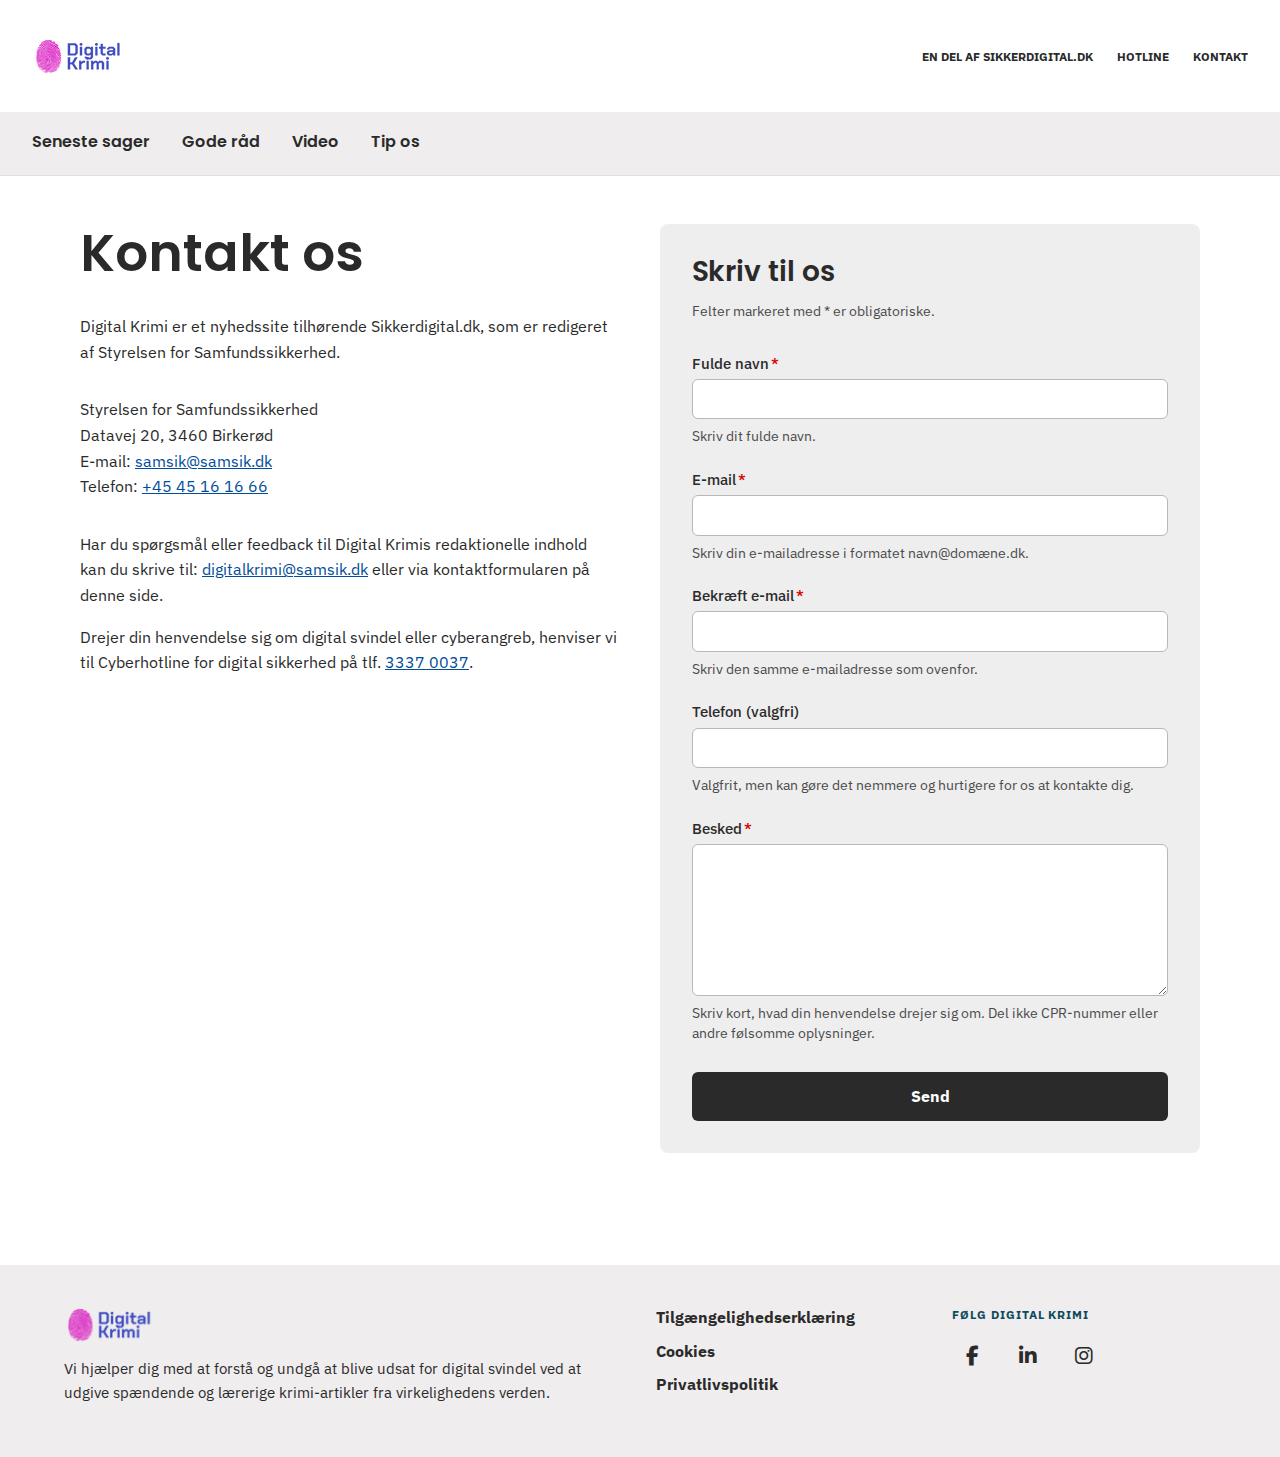
<file: kontakt.html>
<!---------------------------------------------------------- 
 -  KONTAKTSIDE (Digital Krimi) 
 ---------------------------------------------------------->

 <!DOCTYPE html>
<html lang="da">
<head>

    <!-- Grundlæggende meta og ressourcer -->
    <meta charset="UTF-8">
    <meta name="viewport" content="width=device-width, initial-scale=1.0">

    <title>Digital Krimi – Nyheder om digital svindel og sikkerhed</title>

    <!-- Favicon -->
    <link rel="icon" type="image/png" href="img/favicon.png">

    <!-- Google Fonts: Poppins (overskrifter) og IBM Plex Sans (brødtekst) -->
    <link rel="preconnect" href="https://fonts.googleapis.com">
    <link rel="preconnect" href="https://fonts.gstatic.com" crossorigin>
    <link
        href="https://fonts.googleapis.com/css2?family=IBM+Plex+Sans:wght@400;500;700&family=Poppins:wght@500;600&display=swap"
        rel="stylesheet"
    >

    <!-- Ikoner til burgermenu og sociale medier -->
    <link
        rel="stylesheet"
        href="https://cdnjs.cloudflare.com/ajax/libs/font-awesome/6.5.2/css/all.min.css"
        integrity="anonymous"
        crossorigin="anonymous"
    >

    <!-- Egen CSS -->
    <link rel="stylesheet" href="css/style.css">

    <!-- Javascript til burgermenu (fra undervisningen) -->
    <script src="js/navigation.js" defer></script>
</head>

<body>
    <!-- Skip-link til tastaturbrugere -->
    <a href="#main-content" class="skip-link">
        Spring hovednavigation over
    </a>

    <!-- ======================================================
         Header: logo, service-menu, hovedmenu og burgermenu
    ======================================================= -->
    <header class="site-header">
        <div class="site-header__top">
            <!-- Logo-link til forsiden -->
            <a href="index.html" class="site-header__brand" aria-label="Gå til forsiden">
                <img
                    src="img/logo.png"
                    alt="Digital Krimi"
                    fetchpriority="high"
                >
            </a>

            <!-- Service-menu med overordnede links -->
            <nav class="service-nav" aria-label="Service menu">
                <ul class="service-nav__list">
                    <li class="service-nav__item">
                        <a href="#" class="service-nav__link">En del af SikkerDigital.dk</a>
                    </li>
                    <li class="service-nav__item">
                        <a href="#" class="service-nav__link">Hotline</a>
                    </li>
                    <li class="service-nav__item">
                        <a href="kontakt.html" class="service-nav__link" aria-current="page">Kontakt</a>
                    </li>
                </ul>
            </nav>

            <!-- Burgermenu-knap til mobil -->
            <!-- id="bars" bruges af navigation.js til at styre menuen -->
            <button
                id="bars"
                class="menu-toggle"
                type="button"
                aria-label="Åbn hovedmenuen"
                aria-controls="main-navigation"
            >
                <span class="visually-hidden">Menu</span>
                <i class="fa-solid fa-bars" aria-hidden="true"></i>
            </button>
        </div>

        <!-- Hovednavigation (nyhedsside-menu) -->
        <nav
            class="main-nav"
            aria-label="Hovedmenu"
            id="main-navigation"
        >
            <ul class="main-nav__list">
                <li class="main-nav__item visually-hidden">
                    <a href="index.html">Forside</a>
                </li>
                <li class="main-nav__item">
                    <a href="#" class="main-nav__link">Seneste sager</a>
                </li>
                <li class="main-nav__item">
                    <a href="#" class="main-nav__link">Gode råd</a>
                </li>
                <li class="main-nav__item">
                    <a href="#" class="main-nav__link">Video</a>
                </li>
                <li class="main-nav__item">
                    <a href="#" class="main-nav__link">Tip os</a>
                </li>
            </ul>
        </nav>
    </header>

    <main id="main-content" class="page-main contact-page">

    <section class="contact-intro">
        <h1 class="heading">Kontakt os</h1>

        <p>
            Digital Krimi er et nyhedssite tilhørende Sikkerdigital.dk, som er
            redigeret af Styrelsen for Samfundssikkerhed.
        </p>

        <address class="contact-address">
            <p>Styrelsen for Samfundssikkerhed</p>
            <p>Datavej 20, 3460 Birkerød</p>
            <p>
                E-mail:
                <a href="mailto:samsik@samsik.dk">samsik@samsik.dk</a>
            </p>
            <p>
                Telefon:
                <a href="tel:+4545161666">+45 45 16 16 66</a>
            </p>
        </address>

        <p>
            Har du spørgsmål eller feedback til Digital Krimis redaktionelle indhold
            kan du skrive til:
            <a href="mailto:digitalkrimi@samsik.dk">digitalkrimi@samsik.dk</a>
            eller via kontaktformularen på denne side.
        </p>

        <p>
            Drejer din henvendelse sig om digital svindel eller cyberangreb, henviser vi
            til Cyberhotline for digital sikkerhed på tlf.
            <a href="tel:+4533370037">3337 0037</a>.
        </p>
    </section>

    <section class="contact-form-section">

        <div class="contact-form-card">
            <h2 class="heading">Skriv til os</h2>

            <form
                class="contact-form"
                action="#"
                method="post"
            >
                <p class="contact-form__info">
                    Felter markeret med * er obligatoriske.
                </p>

                <!-- Fulde navn -->
                <div class="form-field">
                    <label for="full-name">
                        Fulde navn<span class="form-field__required">*</span>
                    </label>
                    <input
                        type="text"
                        id="full-name"
                        name="full-name"
                        autocomplete="name"
                        required
                    >
                    <p class="form-hint">
                        Skriv dit fulde navn.
                    </p>
                    <p class="error-message">
                        Udfyld venligst dit fulde navn.
                    </p>
                </div>

                <!-- E-mail -->
                <div class="form-field">
                    <label for="email">
                        E-mail<span class="form-field__required">*</span>
                    </label>
                    <input
                        type="email"
                        id="email"
                        name="email"
                        autocomplete="email"
                        required
                    >
                    <p class="form-hint">
                        Skriv din e-mailadresse i formatet navn@domæne.dk.
                    </p>
                    <p class="error-message">
                        Indtast en gyldig e-mailadresse.
                    </p>
                </div>

                <!-- Bekræft e-mail -->
                <div class="form-field">
                    <label for="email-confirm">
                        Bekræft e-mail<span class="form-field__required">*</span>
                    </label>
                    <input
                        type="email"
                        id="email-confirm"
                        name="email-confirm"
                        autocomplete="off"
                        required
                    >
                    <p class="form-hint">
                        Skriv den samme e-mailadresse som ovenfor.
                    </p>
                    <p class="error-message">
                        Bekræft venligst din e-mailadresse.
                    </p>
                </div>

                <!-- Telefon (valgfri) -->
                <div class="form-field">
                    <label for="phone">
                        Telefon (valgfri)
                    </label>
                    <input
                        type="tel"
                        id="phone"
                        name="phone"
                        autocomplete="tel"
                    >
                    <p class="form-hint">
                        Valgfrit, men kan gøre det nemmere og hurtigere for os at kontakte dig.
                    </p>
                </div>

                <!-- Besked -->
                <div class="form-field">
                    <label for="message">
                        Besked<span class="form-field__required">*</span>
                    </label>
                    <textarea
                        id="message"
                        name="message"
                        rows="6"
                        required
                    ></textarea>
                    <p class="form-hint">
                        Skriv kort, hvad din henvendelse drejer sig om. Del ikke CPR-nummer eller andre følsomme oplysninger.
                    </p>
                    <p class="error-message">
                        Skriv venligst en besked.
                    </p>
                </div>

                <button type="submit" class="btn-primary contact-form__submit">
                    Send
                </button>
            </form>
        </div>
    </section>

</main>


<!-- ======================================================
         Footer: branding, “det med småt”, sociale links
    ======================================================= -->
    <footer class="site-footer">
        <div class="site-footer__inner">
            <!-- Branding og kort beskrivelse -->
            <section class="footer-brand" aria-label="Om Digital Krimi">
                <img
                    src="img/logo.png"
                    alt="Digital Krimi – en del af SikkerDigital.dk"
                    class="footer-brand__logo"
                >

                <p class="footer-brand__text">
                    Vi hjælper dig med at forstå og undgå at blive udsat for digital svindel
                    ved at udgive spændende og lærerige krimi-artikler fra virkelighedens verden.
                </p>
            </section>

            <!-- “Det med småt”-links -->
            <nav class="footer-nav" aria-label="Links til det med småt">
                <ul class="footer-nav__list">
                    <li class="footer-nav__item">
                        <a href="#" class="footer-nav__link">Tilgængelighedserklæring</a>
                    </li>
                    <li class="footer-nav__item">
                        <a href="#" class="footer-nav__link">Cookies</a>
                    </li>
                    <li class="footer-nav__item">
                        <a href="#" class="footer-nav__link">Privatlivspolitik</a>
                    </li>
                </ul>
            </nav>

            <!-- Sociale links -->
            <section class="footer-social" aria-label="Digital Krimi på sociale medier">
                <h2 class="pre-heading footer-social__heading">Følg Digital Krimi</h2>
                <ul class="footer-social__list">
                    <li class="footer-social__item">
                        <a href="#" class="footer-social__link">
                            <i class="fa-brands fa-facebook-f" aria-hidden="true"></i>
                            <span class="visually-hidden">Digital Krimi på Facebook</span>
                        </a>
                    </li>
                    <li class="footer-social__item">
                        <a href="#" class="footer-social__link">
                            <i class="fa-brands fa-linkedin-in" aria-hidden="true"></i>
                            <span class="visually-hidden">Digital Krimi på LinkedIn</span>
                        </a>
                    </li>
                    <li class="footer-social__item">
                        <a href="#" class="footer-social__link">
                            <i class="fa-brands fa-instagram" aria-hidden="true"></i>
                            <span class="visually-hidden">Digital Krimi på Instagram</span>
                        </a>
                    </li>
                </ul>
            </section>
        </div>
    </footer>

</body>
</html>
</file>
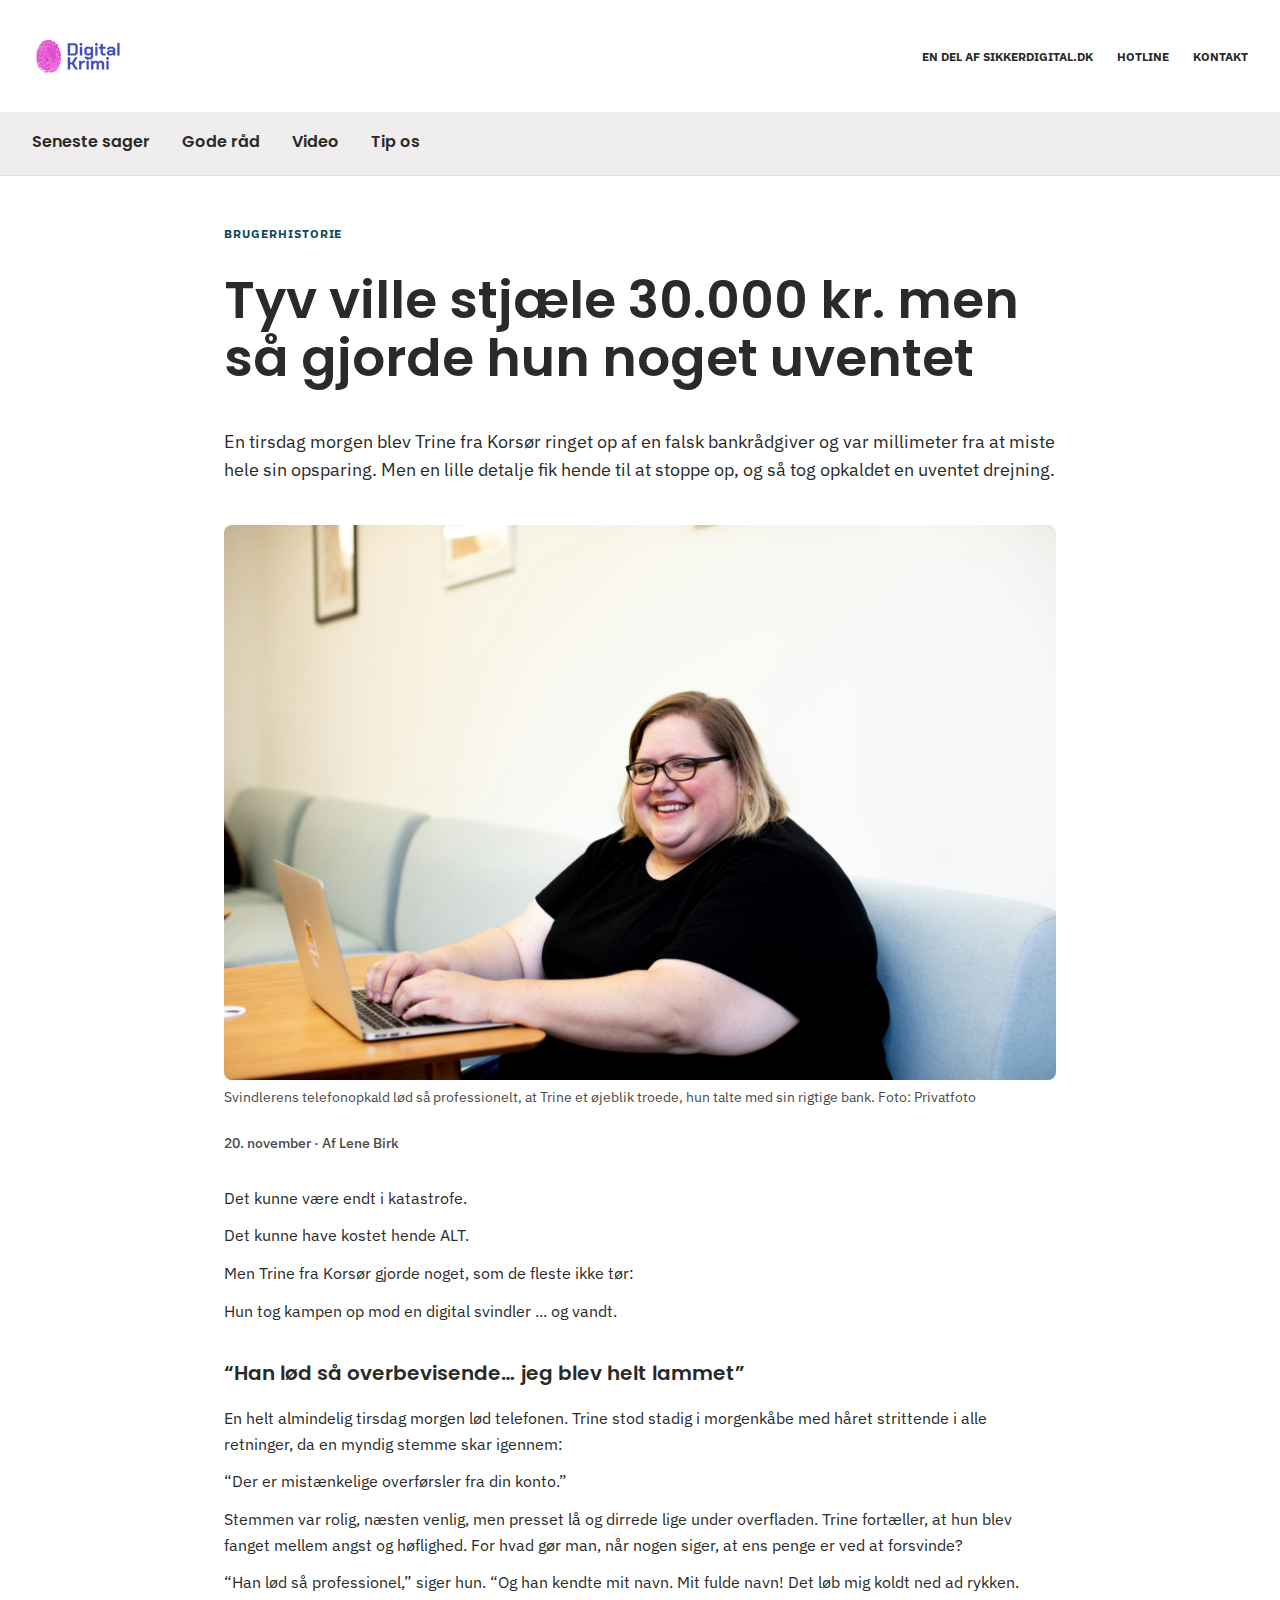
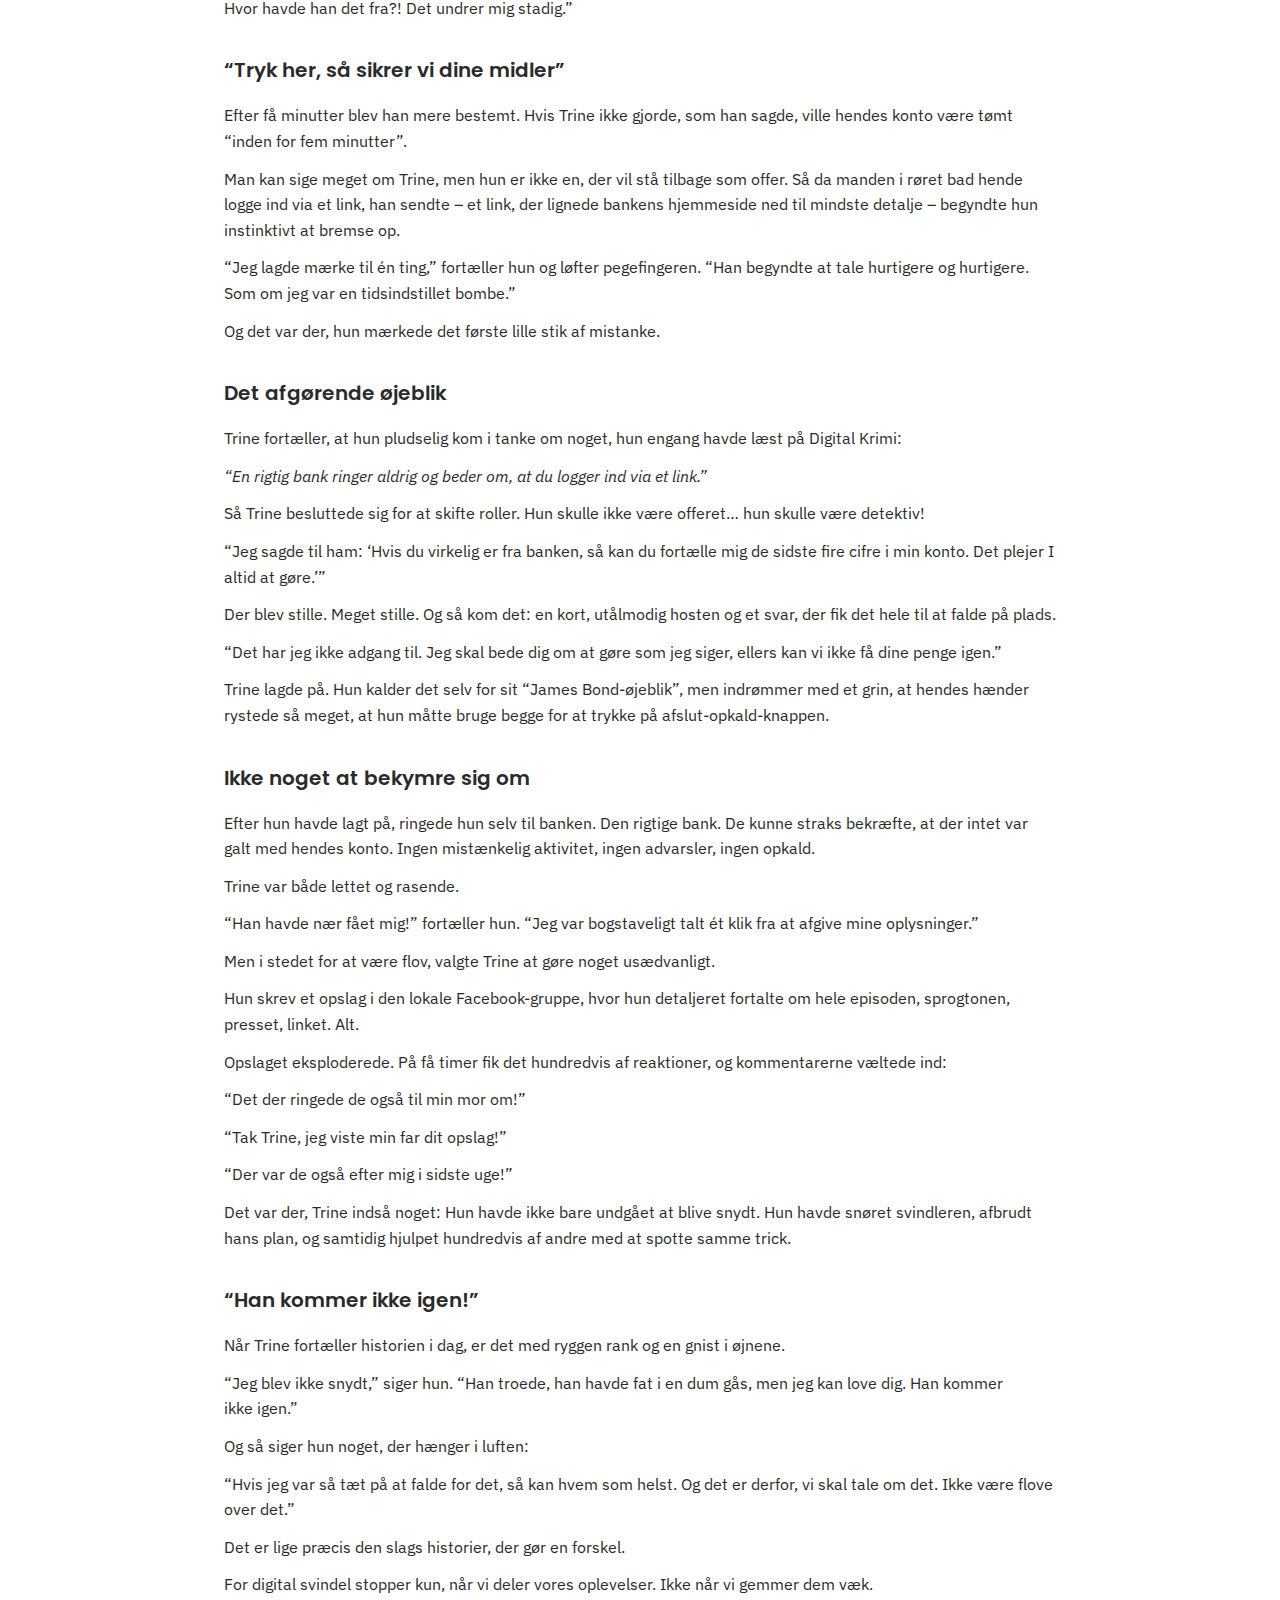
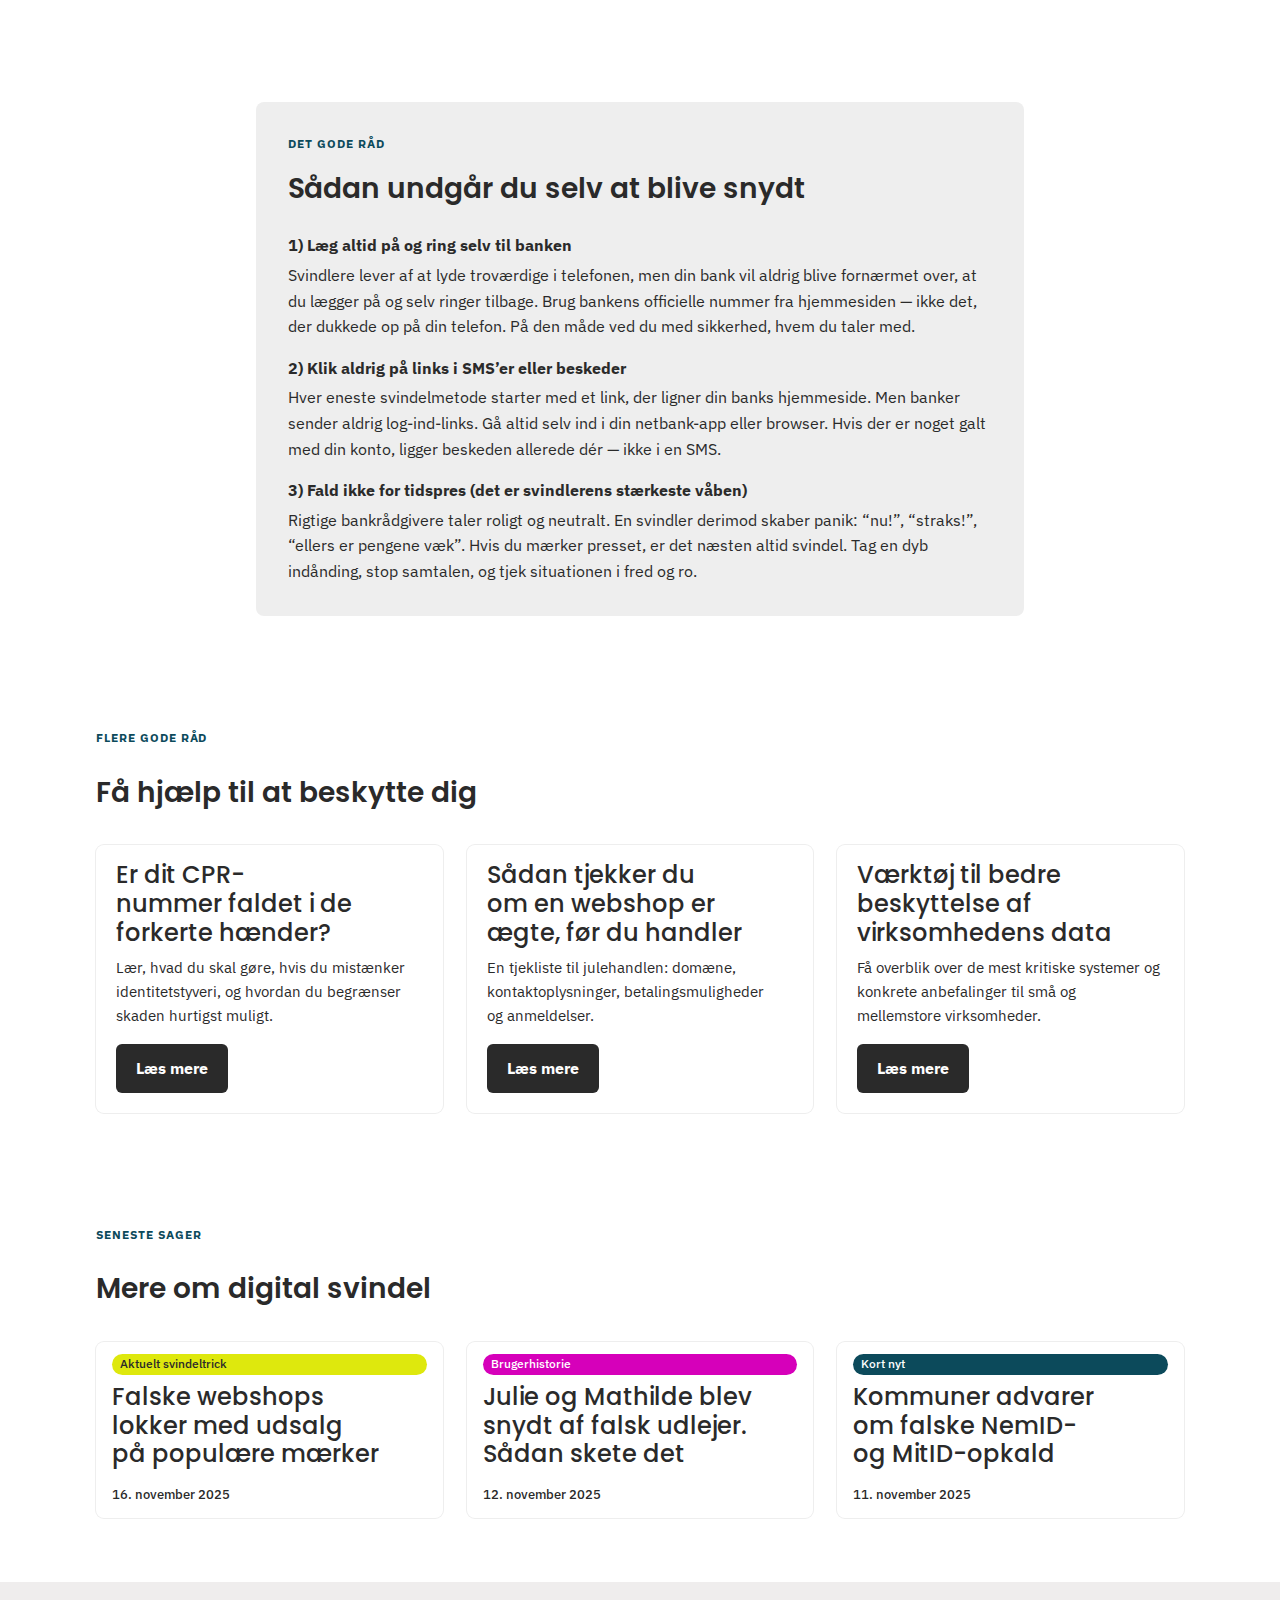
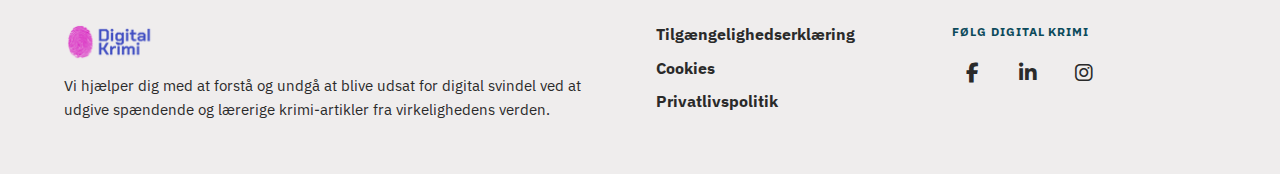
<file: trine.html>
<!---------------------------------------------------------- 
 -  ARTIKELSIDE (Digital Krimi) 
 ---------------------------------------------------------->

<!DOCTYPE html>
<html lang="da">
<head>
    <!-- Digital Krimi artikel-side -->

    <!-- Grundlæggende meta og ressourcer -->
    <meta charset="UTF-8">
    <meta name="viewport" content="width=device-width, initial-scale=1.0">

    <title>Digital Krimi – Nyheder om digital svindel og sikkerhed</title>

    <!-- Favicon -->
    <link rel="icon" type="image/png" href="img/favicon.png">

    <!-- Google Fonts: Poppins (overskrifter) og IBM Plex Sans (brødtekst) -->
    <link rel="preconnect" href="https://fonts.googleapis.com">
    <link rel="preconnect" href="https://fonts.gstatic.com" crossorigin>
    <link
        href="https://fonts.googleapis.com/css2?family=IBM+Plex+Sans:wght@400;500;700&family=Poppins:wght@500;600&display=swap"
        rel="stylesheet"
    >

    <!-- Ikoner til burgermenu og sociale medier -->
    <link
        rel="stylesheet"
        href="https://cdnjs.cloudflare.com/ajax/libs/font-awesome/6.5.2/css/all.min.css"
        integrity="anonymous"
        crossorigin="anonymous"
    >

    <!-- Egen CSS -->
    <link rel="stylesheet" href="css/style.css">

    <!-- Javascript til burgermenu (fra undervisningen) -->
    <script src="js/navigation.js" defer></script>
</head>

<body>
    <!-- Skip-link til tastaturbrugere -->
    <a href="#main-content" class="skip-link">
        Spring hovednavigation over
    </a>

    <!-- ======================================================
         Header: logo, service-menu, hovedmenu og burgermenu
    ======================================================= -->
    <header class="site-header">
        <div class="site-header__top">
            <!-- Logo-link til forsiden -->
            <a href="index.html" class="site-header__brand" aria-label="Gå til forsiden">
                <img
                    src="img/logo.png"
                    alt="Digital Krimi"
                >
            </a>

            <!-- Service-menu med overordnede links -->
            <nav class="service-nav" aria-label="Service menu">
                <ul class="service-nav__list">
                    <li class="service-nav__item">
                        <a href="#" class="service-nav__link">En del af SikkerDigital.dk</a>
                    </li>
                    <li class="service-nav__item">
                        <a href="#" class="service-nav__link">Hotline</a>
                    </li>
                    <li class="service-nav__item">
                        <a href="kontakt.html" class="service-nav__link">Kontakt</a>
                    </li>
                </ul>
            </nav>

            <!-- Burgermenu-knap til mobil -->
            <!-- id="bars" bruges af navigation.js til at styre menuen -->
            <button
                id="bars"
                class="menu-toggle"
                type="button"
                aria-label="Åbn hovedmenuen"
                aria-controls="main-navigation"
            >
                <span class="visually-hidden">Menu</span>
                <i class="fa-solid fa-bars" aria-hidden="true"></i>
            </button>
        </div>

        <!-- Hovednavigation (nyhedsside-menu) -->
        <nav
            class="main-nav"
            aria-label="Hovedmenu"
            id="main-navigation"
        >
            <ul class="main-nav__list">
                <li class="main-nav__item visually-hidden">
                    <a href="index.html">Forside</a>
                </li>
                <li class="main-nav__item">
                    <a href="#" class="main-nav__link">Seneste sager</a>
                </li>
                <li class="main-nav__item">
                    <a href="#" class="main-nav__link">Gode råd</a>
                </li>
                <li class="main-nav__item">
                    <a href="#" class="main-nav__link">Video</a>
                </li>
                <li class="main-nav__item">
                    <a href="#" class="main-nav__link">Tip os</a>
                </li>
            </ul>
        </nav>
    </header>

    <!-- ======================================================
         Sidens indhold: top-story, seneste sager, video, guides
    ======================================================= -->
    <main id="main-content" class="page-main"> <!-- Bruger ID som anker til skiplink for skærmlæsere -->

    <!-- Artikel: Trines historie -->
    <article class="story-article">
        <p class="pre-heading">Brugerhistorie</p>

        <h1 class="heading story-article__title">
            Tyv ville stjæle 30.000 kr. men så gjorde hun  noget uventet
        </h1>

    <p class="story-article__manchet">
        En tirsdag morgen blev Trine fra Korsør ringet op af en falsk bankrådgiver
        og var millimeter fra at miste hele sin opsparing. Men en lille detalje fik hende
        til at stoppe op, og så tog opkaldet en uventet drejning.
    </p>

        <figure class="story-article__figure">
            <img
                src="img/trine.jpg"
                alt="Billede af Trine der ser lettet, men stadig påvirket, ud efter telefonsamtalen"
                class="story-article__image"
                fetchpriority="high"
            >
            <figcaption class="story-article__caption">
                Svindlerens telefonopkald lød så professionelt, at Trine et øjeblik troede,
                hun talte med sin rigtige bank. Foto: Privatfoto
            </figcaption>
        </figure>

        <p class="story-article__meta">
            <time datetime="2025-11-20">20. november</time>
            <span aria-hidden="true"> · </span>
            <span>Af Lene Birk</span>
        </p>

        <div class="story-article__body">
            <p>Det kunne være endt i katastrofe.</p>
            <p>Det kunne have kostet hende ALT.</p>
            <p>Men Trine fra Korsør gjorde noget, som de fleste ikke tør:</p>
            <p>Hun tog kampen op mod en digital svindler ... og vandt.</p>

            <h2 class="article-subheading">
                “Han lød så overbevisende… jeg blev helt lammet”
            </h2>

            <p>
                En helt almindelig tirsdag morgen lød telefonen. Trine stod stadig i morgenkåbe
                med håret strittende i alle retninger, da en myndig stemme skar igennem:
            </p>
            <p>“Der er mistænkelige overførsler fra din konto.”</p>
            <p>
                Stemmen var rolig, næsten venlig, men presset lå og dirrede lige under overfladen.
                Trine fortæller, at hun blev fanget mellem angst og høflighed. For hvad gør man,
                når nogen siger, at ens penge er ved at forsvinde?
            </p>
            <p>
                “Han lød så professionel,” siger hun. “Og han kendte mit navn. Mit fulde navn!
                Det løb mig koldt ned ad rykken. Hvor havde han det fra?! Det undrer mig stadig.”
            </p>

            <h2 class="article-subheading">
                “Tryk her, så sikrer vi dine midler”
            </h2>

            <p>
                Efter få minutter blev han mere bestemt. Hvis Trine ikke gjorde, som han sagde,
                ville hendes konto være tømt “inden for fem minutter”.
            </p>
            <p>
                Man kan sige meget om Trine, men hun er ikke en, der vil stå tilbage som offer.
                Så da manden i røret bad hende logge ind via et link, han sendte – et link,
                der lignede bankens hjemmeside ned til mindste detalje – begyndte hun instinktivt
                at bremse op.
            </p>
            <p>
                “Jeg lagde mærke til én ting,” fortæller hun og løfter pegefingeren.
                “Han begyndte at tale hurtigere og hurtigere. Som om jeg var en tidsindstillet bombe.”
            </p>
            <p>Og det var der, hun mærkede det første lille stik af mistanke.</p>

            <h2 class="article-subheading">
                Det afgørende øjeblik
            </h2>

            <p>
                Trine fortæller, at hun pludselig kom i tanke om noget, hun engang havde læst på Digital Krimi:
            </p>
            <p><em>“En rigtig bank ringer aldrig og beder om, at du logger ind via et link.”</em></p>
            <p>
                Så Trine besluttede sig for at skifte roller. Hun skulle ikke være offeret…
                hun skulle være detektiv!
            </p>
            <p>
                “Jeg sagde til ham: ‘Hvis du virkelig er fra banken, så kan du fortælle mig
                de sidste fire cifre i min konto. Det plejer I altid at gøre.’”
            </p>
            <p>
                Der blev stille. Meget stille. Og så kom det: en kort, utålmodig hosten og et svar,
                der fik det hele til at falde på plads.
            </p>
            <p>
                “Det har jeg ikke adgang til. Jeg skal bede dig om at gøre som jeg siger,
                ellers kan vi ikke få dine penge igen.”
            </p>
            <p>
                Trine lagde på. Hun kalder det selv for sit “James Bond-øjeblik”, men indrømmer
                med et grin, at hendes hænder rystede så meget, at hun måtte bruge begge
                for at trykke på afslut-opkald-knappen.
            </p>

            <h2 class="article-subheading">
                Ikke noget at bekymre sig om
            </h2>

            <p>
                Efter hun havde lagt på, ringede hun selv til banken. Den rigtige bank.
                De kunne straks bekræfte, at der intet var galt med hendes konto.
                Ingen mistænkelig aktivitet, ingen advarsler, ingen opkald.
            </p>
            <p>
                Trine var både lettet og rasende.
            </p>
            <p>
                “Han havde nær fået mig!” fortæller hun. “Jeg var bogstaveligt talt ét klik
                fra at afgive mine oplysninger.”
            </p>
            <p>
                Men i stedet for at være flov, valgte Trine at gøre noget usædvanligt.
            </p>
            <p>
                Hun skrev et opslag i den lokale Facebook-gruppe, hvor hun detaljeret fortalte
                om hele episoden, sprogtonen, presset, linket. Alt.
            </p>
            <p>
                Opslaget eksploderede. På få timer fik det hundredvis af reaktioner,
                og kommentarerne væltede ind:
            </p>
            <p>“Det der ringede de også til min mor om!”</p>
            <p>“Tak Trine, jeg viste min far dit opslag!”</p>
            <p>“Der var de også efter mig i sidste uge!”</p>
            <p>
                Det var der, Trine indså noget: Hun havde ikke bare undgået at blive snydt.
                Hun havde snøret svindleren, afbrudt hans plan, og samtidig hjulpet
                hundredvis af andre med at spotte samme trick.
            </p>

            <h2 class="article-subheading">
                “Han kommer ikke igen!”
            </h2>

            <p>
                Når Trine fortæller historien i dag, er det med ryggen rank og en gnist i øjnene.
            </p>
            <p>
                “Jeg blev ikke snydt,” siger hun. “Han troede, han havde fat i en dum gås,
                men jeg kan love dig. Han kommer ikke igen.”
            </p>
            <p>
                Og så siger hun noget, der hænger i luften:
            </p>
            <p>
                “Hvis jeg var så tæt på at falde for det, så kan hvem som helst.
                Og det er derfor, vi skal tale om det. Ikke være flove over det.”
            </p>
            <p>
                Det er lige præcis den slags historier, der gør en forskel.
            </p>
            <p>
                For digital svindel stopper kun, når vi deler vores oplevelser. Ikke når vi gemmer dem væk.
            </p>
        </div>
    </article>

    <!-- Infoboks med gode råd -->
    <aside class="article-infobox" aria-labelledby="article-tips-heading">
        <p class="pre-heading">Det gode råd</p>
        <h2 id="article-tips-heading" class="heading">
            Sådan undgår du selv at blive snydt
        </h2>

        <ol class="article-infobox__list">
            <li>
                <h3 class="article-infobox__subheading">
                    1) Læg altid på og ring selv til banken
                </h3>
                <p>
                    Svindlere lever af at lyde troværdige i telefonen, men din bank vil aldrig blive
                    fornærmet over, at du lægger på og selv ringer tilbage. Brug bankens officielle
                    nummer fra hjemmesiden — ikke det, der dukkede op på din telefon. På den måde ved
                    du med sikkerhed, hvem du taler med.
                </p>
            </li>
            <li>
                <h3 class="article-infobox__subheading">
                    2) Klik aldrig på links i SMS’er eller beskeder
                </h3>
                <p>
                    Hver eneste svindelmetode starter med et link, der ligner din banks hjemmeside.
                    Men banker sender aldrig log-ind-links. Gå altid selv ind i din netbank-app
                    eller browser. Hvis der er noget galt med din konto, ligger beskeden allerede dér
                    — ikke i en SMS.
                </p>
            </li>
            <li>
                <h3 class="article-infobox__subheading">
                    3) Fald ikke for tidspres (det er svindlerens stærkeste våben)
                </h3>
                <p>
                    Rigtige bankrådgivere taler roligt og neutralt. En svindler derimod skaber panik:
                    “nu!”, “straks!”, “ellers er pengene væk”. Hvis du mærker presset, er det næsten
                    altid svindel. Tag en dyb indånding, stop samtalen, og tjek situationen i fred og ro.
                </p>
            </li>
        </ol>
    </aside>

    <!-- Sektion: Gode råd (genbrugt fra forside) -->
    <section class="guide-section">
        <p class="pre-heading">Flere gode råd</p>

        <h2 class="heading">
            Få hjælp til at beskytte dig
        </h2>

        <div class="guides-grid">
            <article class="guide-card">
                <a href="#" class="guide-card__link">
                    <h3 class="heading">
                        Er dit CPR-nummer faldet i de forkerte hænder?
                    </h3>
                    <p>
                        Lær, hvad du skal gøre, hvis du mistænker identitetstyveri,
                        og hvordan du begrænser skaden hurtigst muligt.
                    </p>
                </a>
                <a href="#" class="btn-primary guide-card__button">
                    Læs mere
                </a>
            </article>

            <article class="guide-card">
                <a href="#" class="guide-card__link">
                    <h3 class="heading">
                        Sådan tjekker du om en webshop er ægte, før du handler
                    </h3>
                    <p>
                        En tjekliste til julehandlen: domæne, kontaktoplysninger,
                        betalingsmuligheder og anmeldelser.
                    </p>
                </a>
                <a href="#" class="btn-primary guide-card__button">
                    Læs mere
                </a>
            </article>

            <article class="guide-card">
                <a href="#" class="guide-card__link">
                    <h3 class="heading">
                        Værktøj til bedre beskyttelse af virksomhedens data
                    </h3>
                    <p>
                        Få overblik over de mest kritiske systemer og konkrete anbefalinger
                        til små og mellemstore virksomheder.
                    </p>
                </a>
                <a href="#" class="btn-primary guide-card__button">
                    Læs mere
                </a>
            </article>
        </div>
    </section>

    <!-- Sektion: Seneste sager (tre mindre cards med billeder) -->
    <section class="latest-stories latest-stories--related">
        <p class="pre-heading">Seneste sager</p>

        <h2 class="heading">
            Mere om digital svindel
        </h2>

        <div class="stories-grid stories-grid--related">
            <!-- Card: Falske webshops -->
            <article class="story-card story-card--small">
                <a href="#" class="story-card__link">
                    <figure class="story-card__media">
                        <img
                            src="img/udsalg.jpg"
                            alt="Billede af butik med udsalg"
                            loading="lazy"
                        >
                    </figure>

                    <div class="story-card__content">
                        <p class="story-card__category badge badge--lime">
                            Aktuelt svindeltrick
                        </p>

                        <h3 class="heading">
                            Falske webshops lokker med udsalg på populære mærker
                        </h3>

                        <p class="story-card__meta">
                            16. november 2025
                        </p>
                    </div>
                </a>
            </article>

            <!-- Card: Julie og Mathilde -->
            <article class="story-card story-card--small">
                <a href="#" class="story-card__link">
                    <figure class="story-card__media">
                        <img
                            src="img/2-kvinder.jpg"
                            alt="Billede af to kvinder der går bekymret på gaden"
                            loading="lazy"
                        >
                    </figure>

                    <div class="story-card__content">
                        <p class="story-card__category badge badge--magenta">
                            Brugerhistorie
                        </p>

                        <h3 class="heading">
                            Julie og Mathilde blev snydt af falsk udlejer. Sådan skete det
                        </h3>

                        <p class="story-card__meta">
                            12. november 2025
                        </p>
                    </div>
                </a>
            </article>

            <!-- Card: Kommuner advarer -->
            <article class="story-card story-card--small">
                <a href="#" class="story-card__link">
                    <figure class="story-card__media">
                        <img
                            src="img/kvinde-telefon.jpg"
                            alt="Billede af en kvinde der taler i telefon"
                            loading="lazy"
                        >
                    </figure>

                    <div class="story-card__content">
                        <p class="story-card__category badge badge--petroleum">
                            Kort nyt
                        </p>

                        <h3 class="heading">
                            Kommuner advarer om falske NemID- og MitID-opkald
                        </h3>

                        <p class="story-card__meta">
                            11. november 2025
                        </p>
                    </div>
                </a>
            </article>
        </div>
    </section>
</main>

<!-- ======================================================
         Footer: branding, “det med småt”, sociale links
    ======================================================= -->
    <footer class="site-footer">
        <div class="site-footer__inner">
            <!-- Branding og kort beskrivelse -->
            <section class="footer-brand" aria-label="Om Digital Krimi">
                <img
                    src="img/logo.png"
                    alt="Digital Krimi – en del af SikkerDigital.dk"
                    class="footer-brand__logo"
                    fetchpriority="high"
                >

                <p class="footer-brand__text">
                    Vi hjælper dig med at forstå og undgå at blive udsat for digital svindel
                    ved at udgive spændende og lærerige krimi-artikler fra virkelighedens verden.
                </p>
            </section>

            <!-- “Det med småt”-links -->
            <nav class="footer-nav" aria-label="Links til det med småt">
                <ul class="footer-nav__list">
                    <li class="footer-nav__item">
                        <a href="#" class="footer-nav__link">Tilgængelighedserklæring</a>
                    </li>
                    <li class="footer-nav__item">
                        <a href="#" class="footer-nav__link">Cookies</a>
                    </li>
                    <li class="footer-nav__item">
                        <a href="#" class="footer-nav__link">Privatlivspolitik</a>
                    </li>
                </ul>
            </nav>

            <!-- Sociale links -->
            <section class="footer-social" aria-label="Digital Krimi på sociale medier">
                <h2 class="pre-heading footer-social__heading">Følg Digital Krimi</h2>
                <ul class="footer-social__list">
                    <li class="footer-social__item">
                        <a href="#" class="footer-social__link">
                            <i class="fa-brands fa-facebook-f" aria-hidden="true"></i>
                            <span class="visually-hidden">Digital Krimi på Facebook</span>
                        </a>
                    </li>
                    <li class="footer-social__item">
                        <a href="#" class="footer-social__link">
                            <i class="fa-brands fa-linkedin-in" aria-hidden="true"></i>
                            <span class="visually-hidden">Digital Krimi på LinkedIn</span>
                        </a>
                    </li>
                    <li class="footer-social__item">
                        <a href="#" class="footer-social__link">
                            <i class="fa-brands fa-instagram" aria-hidden="true"></i>
                            <span class="visually-hidden">Digital Krimi på Instagram</span>
                        </a>
                    </li>
                </ul>
            </section>
        </div>
    </footer>

</body>
</html>
</file>
<file: css/style.css>
/*===========================================================
  Digital Krimi – globale styles
===========================================================*/

/*-----------------------------------------------------------
  CSS reset (Josh Comeau, tilpasset)
-----------------------------------------------------------*/

/* Box-sizing på alt indhold */
*, *::before, *::after {
    box-sizing: border-box;
}

/* Fjern default margin */
* {
    margin: 0;
}

/* Tillad interpolate-size, hvis brugeren ikke har reduceret bevægelse */
@media (prefers-reduced-motion: no-preference) {
    html {
        interpolate-size: allow-keywords;
    }
}

/* Basis line-height og tekst-rendering */
body {
    line-height: 1.5;
    -webkit-font-smoothing: antialiased;
}

/* Gør media responsive */
img,
picture,
video,
canvas,
svg {
    display: block;
    max-width: 100%;
}

/* Formularfelter arver font */
input,
button,
textarea,
select {
    font: inherit;
}

/* Undgå at lange ord bryder layout */
p,
h1,
h2,
h3,
h4,
h5,
h6 {
    overflow-wrap: break-word;
}

/* Pænere tekstombrydning */
p {
    text-wrap: pretty;
}

h1,
h2,
h3,
h4,
h5,
h6 {
    text-wrap: balance;
}

/* Root stacking context til fx modaler */
#root,
#__next {
    isolation: isolate;
}


/*===========================================================
  Globale basisindstillinger
===========================================================*/

html {
    font-size: 16px;           /* 1rem = 16px */
    scroll-behavior: smooth;   /* rolig scroll ved anchor-links */
}

body {
    font-family: "IBM Plex Sans", Arial, system-ui, -apple-system, sans-serif;
    font-weight: 400;
    font-size: 1rem;
    line-height: 1.6;
    color: #2A2A2A;            /* tonet sort */
    background-color: #FFFFFF; /* hvid baggrund */
}

/* Visuelt skjult, men tilgængeligt for skærmlæsere */
.visually-hidden {
    position: absolute;
    width: 1px;
    height: 1px;
    padding: 0;
    margin: -1px;
    overflow: hidden;
    clip: rect(0, 0, 0, 0);
    white-space: nowrap;
    border: 0;
}

/* Skip-link til tastaturbrugere */
.skip-link {
    position: absolute;
    left: 0.5rem;
    top: 0.5rem;
    padding: 0.5rem 0.75rem;
    background-color: #FFFFFF;
    color: #004D99;
    border: 2px solid #004D99;
    border-radius: 0.25rem;
    text-decoration: none;
    z-index: 1000;
    transform: translateY(-150%);
}

.skip-link:focus-visible {
    transform: translateY(0);
}

/* Globale links i brødtekst */
a {
    color: #004D99;
    text-decoration: underline;
}

a:visited {
    color: #800080;
}

a:hover {
    text-decoration-thickness: 0.15em;
}

a:focus-visible {
    outline: 3px solid #454545;
    outline-offset: 0.25rem;
}


/*===========================================================
  Typografi – overskrifter og labels
===========================================================*/

/* H1 – sidetitler / hovedhistorie */
h1.heading {
    font-family: "Poppins", Arial, system-ui, sans-serif;
    font-weight: 600;
    font-size: 3.25rem;
    line-height: 1.12;
    color: #2A2A2A;
    margin-bottom: 1rem;
}

/* H2 – sektionstitler */
h2.heading {
    font-family: "Poppins", Arial, system-ui, sans-serif;
    font-weight: 600;
    font-size: 1.75rem;
    line-height: 1.15;
    color: #2A2A2A;
    margin-bottom: 0.75rem;
}

/* H3 – kort-overskrifter */
h3.heading {
    font-family: "Poppins", Arial, system-ui, sans-serif;
    font-weight: 500;
    font-size: 1.5rem;
    line-height: 1.2;
    color: #2A2A2A;
    margin-bottom: 0.5rem;
}

/* Pre-heading brugt over sektioner */
.pre-heading {
    font-family: "IBM Plex Sans", Arial, system-ui, sans-serif;
    font-weight: 700;
    font-size: 0.75rem;
    line-height: 1.6;
    letter-spacing: 0.08em;
    text-transform: uppercase;
    color: #0C4A5B;
    margin-bottom: 0.25rem;
}


/*===========================================================
  Knapper
===========================================================*/

/* Primær knap */
.btn-primary {
    display: inline-block;
    background-color: #2A2A2A;
    color: #FFFFFF;
    font-family: "IBM Plex Sans", Arial, sans-serif;
    font-weight: 700;
    font-size: 1rem;
    padding: 0.75rem 1.25rem;
    border-radius: 0.375rem;
    border: none;
    text-decoration: none;
    cursor: pointer;
}

.btn-primary:hover {
    background-color: rgba(42, 42, 42, 0.9);
}

.btn-primary:focus-visible {
    outline: 3px solid #454545;
    outline-offset: 0.25rem;
}


/* Sikrer at knapper ikke får brødtekst-linkfarver */
a.btn-primary,
a.btn-primary:visited {
    color: #FFFFFF !important;
    text-decoration: none !important;
}

/*===========================================================
  Header og navigation
===========================================================*/

/* Overordnet header */
.site-header {
    background-color: #FFFFFF;
    border-bottom: 1px solid #E0E0E0;
}

/* Topbjælke: logo + service-menu + burger */
.site-header__top {
    display: flex;
    align-items: center;
    justify-content: space-between;
    gap: 1.5rem;
    min-height: 5rem;
    padding: 0 1rem;
    max-width: 81.625rem;
    margin: 0 auto;
}

/* Logo i header */
.site-header__brand img {
    display: block;
    height: auto;
    width: auto;
    max-height: 2.75rem;
}

/* Service-menu (skjules på mobil) */
.service-nav__list {
    display: none;
    margin: 0;
    padding: 0;
    list-style: none;
}

.service-nav__link {
    font-family: "IBM Plex Sans", Arial, system-ui, sans-serif;
    font-weight: 700;
    font-size: 0.75rem;
    text-transform: uppercase;
    color: #2A2A2A;
    text-decoration: none;
}

.service-nav__link:hover {
    text-decoration: underline;
}

.service-nav__link:visited {
    color: #2A2A2A;
}

/* Burgermenu-knap (mobil) */
.menu-toggle {
    display: inline-flex;
    align-items: center;
    justify-content: center;
    width: 2.75rem;
    height: 2.75rem;
    border-radius: 999px;
    border: 1px solid #2A2A2A;
    background-color: #FFFFFF;
    cursor: pointer;
}

.menu-toggle i {
    font-size: 1.25rem;
    color: #2A2A2A;
}

.menu-toggle:focus-visible {
    outline: 3px solid #454545;
    outline-offset: 0.25rem;
}

/* Hovednavigation (grå bjælke) */
.main-nav {
    background-color: #EFEDED;
    display: none;                 /* navigation.js tilføjer .show */
}

.main-nav.show {
    display: block;
}

/* Menu-layout på mobil (lodret liste) */
.main-nav__list {
    list-style: none;
    margin: 0;
    padding: 0;
    display: flex;
    flex-direction: column;
}

/* Menupunkt på mobil */
.main-nav__item {
    border-bottom: 1px solid #DDDDDD;
}

/* Links i hovedmenuen */
.main-nav__link {
    display: block;
    font-family: "Poppins", Arial, system-ui, sans-serif;
    font-weight: 600;
    font-size: 1rem;
    line-height: 1.5;
    color: #2A2A2A;
    text-decoration: none;
    padding: 0.75rem 1rem;
    border-bottom: 3px solid transparent;
}

.main-nav__link:hover {
    text-decoration: none;
    border-bottom-color: #D600BA;
}

.main-nav__link:focus-visible {
    outline: 3px solid #000000;
    outline-offset: 0.25rem;
}

.main-nav__link:visited {
    color: #2A2A2A;
}

/* Header og nav på tablet/desktop */
@media (min-width: 768px) {

    .site-header__top {
        min-height: 7rem;
        padding: 0 2rem;
    }

    .service-nav__list {
        display: flex;
        gap: 1.5rem;
    }

    .menu-toggle {
        display: none;
    }

    .main-nav {
        display: block;
        background-color: #EFEDED;
        min-height: 3.75rem;
    }

    .main-nav__list {
        flex-direction: row;
        align-items: stretch;
        gap: 2rem;
        max-width: 81.625rem;
        margin: 0 auto;
        padding: 0 2rem;
    }

    .main-nav__item {
        display: flex;
        align-items: center;
        padding: 1.125rem 0;
        border-bottom: 3px solid transparent;
    }

    .main-nav__item--current,
    .main-nav__item:hover {
        border-bottom-color: #D600BA;
    }

    .main-nav__link {
        padding: 0;
        border-bottom: none;   /* fjern links' bundlinje på desktop, så det kun kommer fra <li> */
    }

    .main-nav__link:hover {
        border-bottom-color: transparent;  /* sikrer ingen magenta bund fra <a> */
    }
}


/*===========================================================
  Footer
===========================================================*/

.site-footer {
    background-color: #EFEDED;
    color: #2A2A2A;
    padding: 2rem 1rem;
}

/* Footer-layout – én kolonne på mobil */
.site-footer__inner {
    max-width: 72rem;
    margin: 0 auto;
    display: grid;
    grid-template-columns: 1fr;
    row-gap: 2rem;
}

/* Footer-branding */
.footer-brand__logo {
    display: block;
    max-height: 2.5rem;
    height: auto;
    width: auto;
    margin-bottom: 0.75rem;
}

.footer-brand__text {
    font-size: 0.9375rem;
    line-height: 1.6;
    margin-bottom: 0.75rem;
}

/* Footer – “det med småt” links */
.footer-nav__list {
    list-style: none;
    margin: 0;
    padding: 0;
    display: flex;
    flex-direction: column;
    gap: 0.5rem;
}

.footer-nav__link {
    font-family: "IBM Plex Sans", Arial, system-ui, sans-serif;
    font-weight: 700;
    font-size: 1rem;
    color: #2A2A2A;
    text-decoration: none;
}

.footer-nav__link:hover {
    text-decoration: underline;
}

/* Sociale links i footer */
.footer-social__heading {
    margin-bottom: 0.75rem;
}

.footer-social__list {
    list-style: none;
    margin: 0;
    padding: 0;
    display: flex;
    flex-direction: row;
    gap: 1rem;
}

.footer-social__link {
    display: inline-flex;
    align-items: center;
    justify-content: center;
    width: 2.5rem;
    height: 2.5rem;
    border-radius: 999px;
    background-color: transparent;
    border: none;
    color: #2A2A2A;
    text-decoration: none;
}

.footer-social__link i {
    font-size: 1.25rem;
}

.footer-social__link:hover {
    text-decoration: none;
}

.footer-nav__link:visited,
.footer-social__link:visited {
    color: #2A2A2A;
}

/* Footer på tablet/desktop – 12 kolonner */
@media (min-width: 768px) {

    .site-footer {
        padding: 2.5rem 2rem;
    }

    .site-footer__inner {
        grid-template-columns: repeat(12, 1fr);
        column-gap: 2rem;
        row-gap: 0;
    }

    .footer-brand {
        grid-column: span 6;
    }

    .footer-nav {
        grid-column: span 3;
    }

    .footer-social {
        grid-column: span 3;
    }
}


/*===========================================================
  Forside – hovedindhold
===========================================================*/

/* Wrapper for main-indhold */
.page-main {
    max-width: 72rem;
    margin: 0 auto;
    padding: 2rem 1rem 3rem 1rem;
    display: flex;
    flex-direction: column;
    gap: 3rem;
}

/* Generel heading-style */
.heading {
    font-family: "Poppins", Arial, system-ui, sans-serif;
    font-weight: 600;
    color: #2A2A2A;
}

/* Størrelser til headings på mobil */
.lead-story .heading {
    font-size: 2rem;
    line-height: 1.2;
}

.latest-stories > .heading,
.video-stories > .heading,
.guide-section > .heading {
    font-size: 1.5rem;
    line-height: 1.25;
}

/* Badges (kategori-labels) */
.badge {
    display: inline-block;
    font-family: "IBM Plex Sans", Arial, system-ui, sans-serif;
    font-weight: 500;
    font-size: 0.75rem;
    line-height: 1.4;
    padding: 0.125rem 0.5rem;
    border-radius: 999px;
}

/* Badge-varianter */
.badge--petroleum {
    background-color: #0C4A5B;
    color: #FFFFFF;
}

.badge--lime {
    background-color: #DEE80D;
    color: #2A2A2A;
}

.badge--magenta {
    background-color: #D600BA;
    color: #FFFFFF;
}

.badge--royal {
    background-color: #3F4DC2;
    color: #FFFFFF;
}


/*===========================================================
  Story cards (fælles)
===========================================================*/

.story-card {
    background-color: #FFFFFF;
    border-radius: 0.5rem;
    overflow: hidden;
    box-shadow: 0 0 0 1px #EEEEEE;
}

/* Hele card som link */
.story-card__link {
    display: flex;
    flex-direction: column;
    text-decoration: none;
    color: inherit;
    height: 100%;
}

/* Card-billede */
.story-card__media img {
    width: 100%;
    height: 100%;
    object-fit: cover;
}

/* Card-indhold */
.story-card__content {
    padding: 1rem;
    display: flex;
    flex-direction: column;
    gap: 0.5rem;
}

.story-card__teaser {
    font-size: 0.9375rem;
    line-height: 1.6;
}

.story-card__meta {
    font-size: 0.8125rem;
    font-weight: 500;
}

/* Variationer i padding */
.story-card--feature .story-card__content {
    padding-block: 1.25rem;
}

.story-card--small .story-card__content {
    padding-block: 0.75rem;
}

/* Understreg kun overskriften ved hover/fokus */
.story-card__link .heading {
    text-decoration: none;
}

.story-card__link:hover .heading,
.story-card__link:focus-visible .heading {
    text-decoration: underline;
    text-decoration-thickness: 0.12rem;
}


/*===========================================================
  Hovedhistorie (.lead-story)
===========================================================*/

.lead-story {
    padding-bottom: 1.5rem;
    border-bottom: 1px solid #E0E0E0;
}

/* Link omkring hele hero-blokken */
.lead-story__link {
    display: block;
    text-decoration: none;
    color: inherit;
}

/* Layout for hero på mobil (stacked) */
.lead-story__grid {
    display: flex;
    flex-direction: column;
    gap: 1.5rem;
}

/* Hero-billede */
.lead-story__media img {
    border-radius: 0.5rem;
}

/* Tekstdel i hero */
.lead-story__content {
    display: flex;
    flex-direction: column;
    gap: 0.75rem;
}

.lead-story__intro {
    font-size: 1rem;
    line-height: 1.6;
}

.lead-story__meta {
    font-size: 0.875rem;
    font-weight: 500;
}

/* Understreg kun overskrift ved hover/fokus */
.lead-story__link .heading {
    text-decoration: none;
}

.lead-story__link:hover .heading,
.lead-story__link:focus-visible .heading {
    text-decoration: underline;
    text-decoration-thickness: 0.12rem;
}


/*===========================================================
  Seneste sager
===========================================================*/

.latest-stories {
    display: flex;
    flex-direction: column;
    gap: 1.5rem;
}

.stories-grid {
    display: flex;
    flex-direction: column;
    gap: 1.5rem;
}


/*===========================================================
  Video-sektion
===========================================================*/

/* Wrapper for video-sektion */
.video-stories {
    display: flex;
    flex-direction: column;
    gap: 1rem;
}

/* Hint-tekst under overskriften */
.video-scroll-hint {
    font-size: 0.875rem;
    line-height: 1.4;
    color: #4A4A4A;
}

/* Horisontal “reel” med videoer */
.video-grid {
    display: grid;
    grid-auto-flow: column;
    grid-auto-columns: minmax(16rem, 1fr);
    gap: 1rem;
    overflow-x: auto;
    margin-left: 0;
    padding: 0.25rem 1rem 0.75rem 1rem;
    scroll-snap-type: x mandatory;
    scroll-snap-stop: always;
    scrollbar-width: thin;
    scrollbar-color: #D600BA #DEE80D;
}

/* Scrollbar-styling (WebKit) */
.video-grid::-webkit-scrollbar {
    height: 0.75rem;
}

.video-grid::-webkit-scrollbar-track {
    background: #DEE80D;
}

.video-grid::-webkit-scrollbar-thumb {
    background: #D600BA;
    border-radius: 999px;
    border: 2px solid #DEE80D;
}

/* Video-cards */
.video-card {
    scroll-snap-align: start;
    background-color: #FFFFFF;
    border-radius: 0.75rem;
    box-shadow: 0 0 0 1px #EEEEEE;
    overflow: hidden;
    display: flex;
    flex-direction: column;
}

/* Wrapper med 9:16 ratio */
.video-card__embed {
    position: relative;
    width: 100%;
    aspect-ratio: 9 / 16;
}

/* YouTube-embed */
.video-card__embed iframe {
    position: absolute;
    inset: 0;
    width: 100%;
    height: 100%;
    border: 0;
}

/* Tekst under video */
.video-card__content {
    padding: 0.75rem;
}

/* Link omkring titel */
.video-card__link {
    text-decoration: none;
    color: inherit;
}

/* Titel-styling i video-card */
.video-card__link .heading {
    text-decoration: none;
    font-size: 0.9375rem;
    line-height: 1.4;
}

/* Understreg titel ved hover/fokus */
.video-card__link:hover .heading,
.video-card__link:focus-visible .heading {
    text-decoration: underline;
    text-decoration-thickness: 0.12rem;
}

/* Video-cards større på større skærme */
@media (min-width: 992px) {
    .video-grid {
        grid-auto-columns: minmax(18rem, 1fr);
        gap: 1.5rem;
    }

    .video-card__link .heading {
        font-size: 1rem;
    }
}


/*===========================================================
  Guides-sektion
===========================================================*/

.guide-section {
    display: flex;
    flex-direction: column;
    gap: 1.5rem;
}

.guides-grid {
    display: flex;
    flex-direction: column;
    gap: 1.25rem;
}

/* Guide-kort uden billede */
.guide-card {
    background-color: #FFFFFF;
    border-radius: 0.5rem;
    box-shadow: 0 0 0 1px #EEEEEE;
}

/* Tekst-delen som link */
.guide-card__link {
    display: block;
    padding: 1rem 1.25rem;
    text-decoration: none;
    color: inherit;
}

/* Understreg kun overskriften ved hover/fokus */
.guide-card__link .heading {
    text-decoration: none;
}

.guide-card__link:hover .heading,
.guide-card__link:focus-visible .heading {
    text-decoration: underline;
    text-decoration-thickness: 0.12rem;
}

.guide-card__link p {
    font-size: 0.9375rem;
    line-height: 1.6;
    margin-top: 0.25rem;
}

/* “Læs mere”-knap i guide-card */
.guide-card__button {
    margin: 0 1.25rem 1.25rem 1.25rem;
    margin-top: 0;
}


/*===========================================================
  Hovedindhold – responsivt grid (tablet/desktop)
===========================================================*/

@media (min-width: 768px) {

    /* Mere luft mellem sektioner */
    .page-main {
        padding: 3rem 2rem 4rem 2rem;
        gap: 4rem;
    }

    /* Større headings på større skærme */
    .lead-story .heading {
        font-size: 3.25rem;
        line-height: 1.12;
    }

    .latest-stories > .heading,
    .video-stories > .heading,
    .guide-section > .heading {
        font-size: 1.75rem;
        line-height: 1.2;
    }

    /* Hero i 12-kolonne grid */
    .lead-story__grid {
        display: grid;
        grid-template-columns: repeat(12, minmax(0, 1fr));
        gap: 2rem;
        align-items: center;
    }

    .lead-story__media {
        grid-column: 1 / span 7;
    }

    .lead-story__content {
        grid-column: 8 / span 5;
    }

    /* Seneste sager – 12-kolonne grid */
    .stories-grid {
        display: grid;
        grid-template-columns: repeat(12, minmax(0, 1fr));
        gap: 1.5rem;
    }

    .story-card--feature {
        grid-column: 1 / span 12;
    }

    .story-card--medium {
        grid-column: span 6;
    }

    .story-card--small {
        grid-column: span 4;
    }

    /* Feature-card layout: tekst + billede */
    .story-card--feature .story-card__link {
        display: grid;
        grid-template-columns: repeat(12, minmax(0, 1fr));
        gap: 2rem;
        align-items: stretch;
    }

    .story-card--feature .story-card__content {
        grid-column: 1 / span 6;
        padding: 1.5rem;
    }

    .story-card--feature .story-card__media {
        grid-column: 7 / span 6;
    }

    .story-card--feature.story-card--image-right .story-card__content {
        grid-column: 1 / span 6;
    }

    .story-card--feature.story-card--image-right .story-card__media {
        grid-column: 7 / span 6;
    }

    .story-card--medium .story-card__media img {
        aspect-ratio: 16 / 9;
    }

    /* Guides i 3 kolonner */
    .guides-grid {
        display: grid;
        grid-template-columns: repeat(12, minmax(0, 1fr));
        gap: 1.5rem;
    }

    .guide-card {
        grid-column: span 4;
    }
}


/*===========================================================
  Artikel-side 
===========================================================*/

/* Artikelens indhold (tekstbredde og spacing) */
.story-article {
    max-width: 48rem;
    margin: 0 auto;
    display: flex;
    flex-direction: column;
    gap: 1.5rem;
}

/* Tættere kobling mellem kategori, titel og meta */
.story-article__title {
    margin-bottom: 0.5rem;
}

/* Manchet */
.story-article__manchet {
    font-size: 1.125rem;      /* lidt større end brødtekst */
    line-height: 1.6;
    font-weight: 400;
    margin-bottom: 1rem;
    color: #2A2A2A;           /* tonet sort */
}


.story-article__meta {
    font-size: 0.875rem;
    font-weight: 500;
    color: #4A4A4A;
    margin-bottom: 0.5rem;
}

/* Artikelbillede i fuld tekstbredde */
.story-article__figure {
    margin: 0;
}

.story-article__image {
    width: 100%;
    height: auto;
    border-radius: 0.5rem;
}

.story-article__caption {
    font-size: 0.875rem;
    line-height: 1.4;
    color: #4A4A4A;
    margin-top: 0.5rem;
}

/* Brødtekst i artiklen */
.story-article__body {
    display: flex;
    flex-direction: column;
    gap: 0.75rem;
}

/* Underoverskrifter i artiklen */
.article-subheading {
    font-family: "Poppins", Arial, system-ui, sans-serif;
    font-weight: 600;
    font-size: 1.25rem;
    line-height: 1.3;
    margin-top: 1.5rem;
    margin-bottom: 0.5rem;
}

/* Infoboks med råd */
.article-infobox {
    max-width: 48rem;
    margin: 2.5rem auto 0 auto;
    padding: 1.5rem 1.25rem;
    background-color: #EEEEEE;
    border-radius: 0.5rem;
    display: flex;
    flex-direction: column;
    gap: 1rem;
}

.article-infobox__list {
    list-style: none;
    margin: 0;
    padding: 0;
    display: flex;
    flex-direction: column;
    gap: 1rem;
}

.article-infobox__subheading {
    font-family: "IBM Plex Sans", Arial, system-ui, sans-serif;
    font-weight: 700;
    font-size: 1rem;
    margin-bottom: 0.25rem;
}

/* Relaterede sektioner under artiklen */
.latest-stories--related,
.guide-section {
    max-width: 72rem;
    margin: 3rem auto 0 auto;
}

/* Mindre grid til de tre relaterede sager */
.stories-grid--related {
    display: grid;
    grid-template-columns: 1fr;
    gap: 1.5rem;
}

/* Tablet/desktop til artikel-side */
@media (min-width: 768px) {

    .story-article {
        max-width: 52rem;
    }

    .article-infobox {
        padding: 2rem 2rem;
    }

    .stories-grid--related {
        grid-template-columns: repeat(3, minmax(0, 1fr));
    }

    .stories-grid--related .story-card--small {
        grid-column: auto;
}

}

/*===========================================================
  Kontakt-side
===========================================================*/

/* Layout for hele kontaktsiden */
.page-main.contact-page {
    max-width: 72rem;                    /* samme brede “container” som forsiden */
    margin: 0 auto 3rem auto;
    padding-inline: 1rem;
    display: flex;                        /* mobil: stack */
    flex-direction: column;
    gap: 3rem;
}

/* Intro-tekst øverst */
.contact-intro {
    display: flex;
    flex-direction: column;
    gap: 1rem;
}

/* Kontakt-adresse */
.contact-address {
    font-style: normal;
    margin: 1rem 0;
}

.contact-address a {
    text-decoration: underline;
}

/* Formular-sektion (grå boks) */
.contact-form-section {
    display: flex;
    flex-direction: column;
    gap: 1.5rem;
}

.contact-form-card {
    padding: 1.5rem 1.25rem;
    background-color: #EEEEEE;            /* lys grå fra paletten */
    border-radius: 0.5rem;
}

/* Selve formularen */
.contact-form {
    display: flex;
    flex-direction: column;
    gap: 1rem;
}

.contact-form__info {
    font-size: 0.875rem;
    color: #4A4A4A;
    margin-bottom: 0.5rem;
}

/* Form-felter */

.form-field {
    display: flex;
    flex-direction: column;
    gap: 0.25rem;
}

.form-field label {
    font-family: "IBM Plex Sans", Arial, sans-serif;
    font-weight: 500;
    font-size: 0.95rem;
}

.form-field__required {
    color: #D90000;                        /* rød til stjerne */
    margin-left: 0.15rem;
}

/* Inputs og textarea */

.form-field input,
.form-field textarea {
    font-family: "IBM Plex Sans", Arial, sans-serif;
    font-size: 1rem;
    line-height: 1.4;
    padding: 0.5rem 0.75rem;
    border-radius: 0.375rem;
    border: 1px solid #B8B8B8;
}

.form-field input:focus,
.form-field textarea:focus {
    outline: 3px solid #454545;
    outline-offset: 0.125rem;
}

/* Submit-knap */
.contact-form__submit {
    margin-top: 0.5rem;
}

/* Hjælpetekst under felter */
.form-hint {
    font-size: 0.875rem;
    line-height: 1.4;
    color: #4A4A4A;
    margin-top: 0.25rem;
}

/* Fejlbeskeder: skjult som udgangspunkt */
.error-message {
    display: none;
    font-size: 0.875rem;
    line-height: 1.4;
    color: #D90000; /* rød */
    margin-top: 0.25rem;
}

/* Rød kant, når brugeren har forsøgt at udfylde og feltet er ugyldigt */
.contact-form input:user-invalid,
.contact-form textarea:user-invalid {
    border-color: #D90000;
}

/* Grøn kant, når brugeren har udfyldt feltet på gyldig vis */
.contact-form input:user-valid,
.contact-form textarea:user-valid {
    border-color: #29B33E;
}

/* Vis fejlbesked, når feltet er ugyldigt efter brugerinput */
.contact-form input:user-invalid ~ .error-message,
.contact-form textarea:user-invalid ~ .error-message {
    display: block;
}

/* Tablet/desktop: skift til 12-kolonne grid */
@media (min-width: 992px) {

    .page-main.contact-page {
        display: grid;
        grid-template-columns: repeat(12, minmax(0, 1fr));
        gap: 2.5rem;
    }

    /* Intro-tekst fylder fx kolonne 1-6 */
    .contact-intro {
        grid-column: 1 / span 6;
    }

    /* Formular fylder kolonne 7-12 = bred grå boks */
    .contact-form-section {
        grid-column: 7 / span 6;
    }

    .contact-form-card {
        padding: 2rem 2rem;
    }

    .contact-form {
        gap: 1.25rem;
    }
}
</file>
